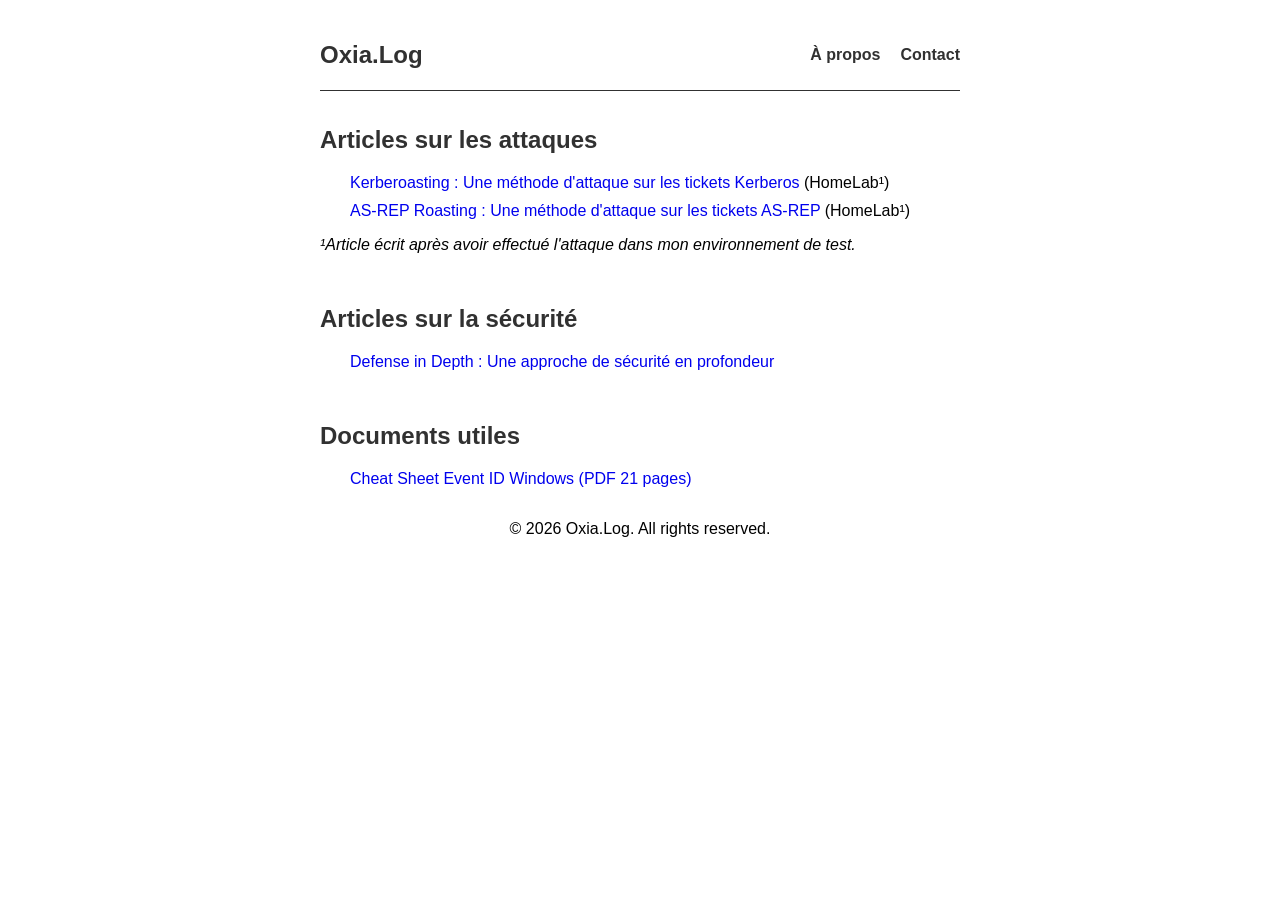
<file: index.html>
<!DOCTYPE html>
<html lang="fr">
<head>
    <meta charset="UTF-8">
    <meta name="viewport" content="width=device-width, initial-scale=1.0">
    <link rel="stylesheet" href="style.css">
    <link rel="stylesheet" href="style_nav.css">
    <title>Oxia.Log</title>
</head>
<body>
    <header>
        <div id="logo"><a href="index.html">Oxia.Log</a></div>
        <nav id="nav-desktop">
            <ul>
                <li><a href="./about.html">À propos</a></li>
                <li><a href="./contact.html">Contact</a></li>
            </ul>
        </nav>
        <button id="hamburger" aria-label="Menu" aria-expanded="false">
            <span></span>
            <span></span>
            <span></span>
        </button>
        <nav id="nav-mobile" aria-hidden="true">
            <ul>
                <li><a href="./about.html">À propos</a></li>
                <li><a href="./contact.html">Contact</a></li>
            </ul>
        </nav>
    </header>
    <div class="conteneur">
        <h2>Articles sur les attaques</h2>

        <div class="article_attack">
            <ul>
                <li><a href="./articles/kerberoasting.html">Kerberoasting : Une méthode d'attaque sur les tickets Kerberos</a> (HomeLab¹)</li>
                <li><a href="./articles/as_rep_roasting.html">AS-REP Roasting : Une méthode d'attaque sur les tickets AS-REP</a> (HomeLab¹)</li>
            </ul>
            <p><i>¹Article écrit après avoir effectué l'attaque dans mon environnement de test.</i></p>
        </div>
    </div>

    <div class="conteneur">
        <h2>Articles sur la sécurité</h2>

        <div class="article_securite">
            <ul>
                <li><a href="./articles/defense_in_depth.html">Defense in Depth : Une approche de sécurité en profondeur</a></li>
            </ul>
        </div>
    </div>
    
    <div class="conteneur">
        <h2>Documents utiles</h2>

        <div class="document_utiles">
            <ul>
                <li><a href="./assets/cheatsheet-eventid.pdf" target="_blank" rel="noopener noreferrer">Cheat Sheet Event ID Windows (PDF 21 pages)</a></li>
            </ul>
        </div>

    </div>

    <footer>
        <p>&copy; 2026 Oxia.Log. All rights reserved.</p>
    </footer>

    <script>
        const btn = document.getElementById('hamburger');
        const menu = document.getElementById('nav-mobile');

        btn.addEventListener('click', () => {
            const isOpen = menu.classList.contains('open');

            if (isOpen) {
                menu.style.opacity = '0';
                setTimeout(() => {
                    menu.classList.remove('open');
                    menu.style.display = 'none';
                }, 250);
            } else {
                menu.classList.add('open');
                menu.style.display = 'block';
                requestAnimationFrame(() => {
                    menu.style.opacity = '1';
                });
            }

            btn.setAttribute('aria-expanded', !isOpen);
            menu.setAttribute('aria-hidden', isOpen);
        });
    </script>
</body>
</html>
</file>
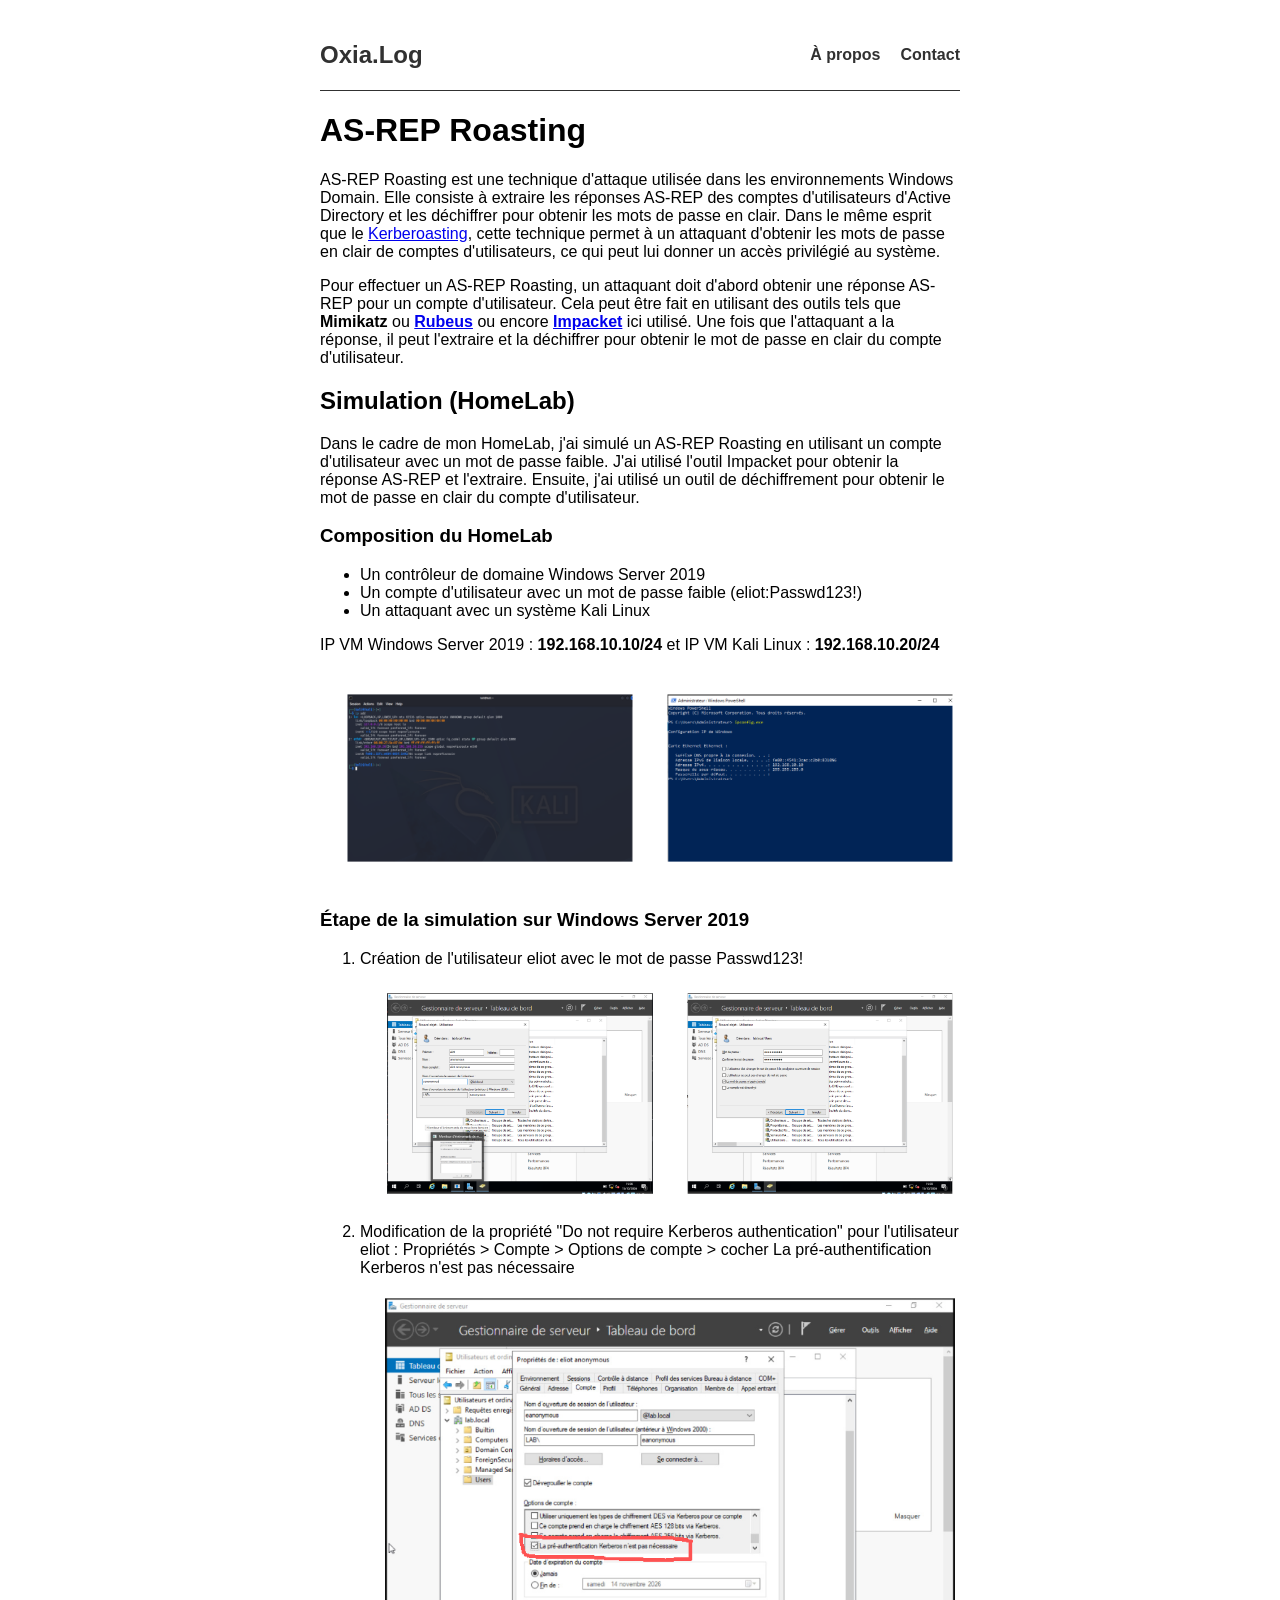
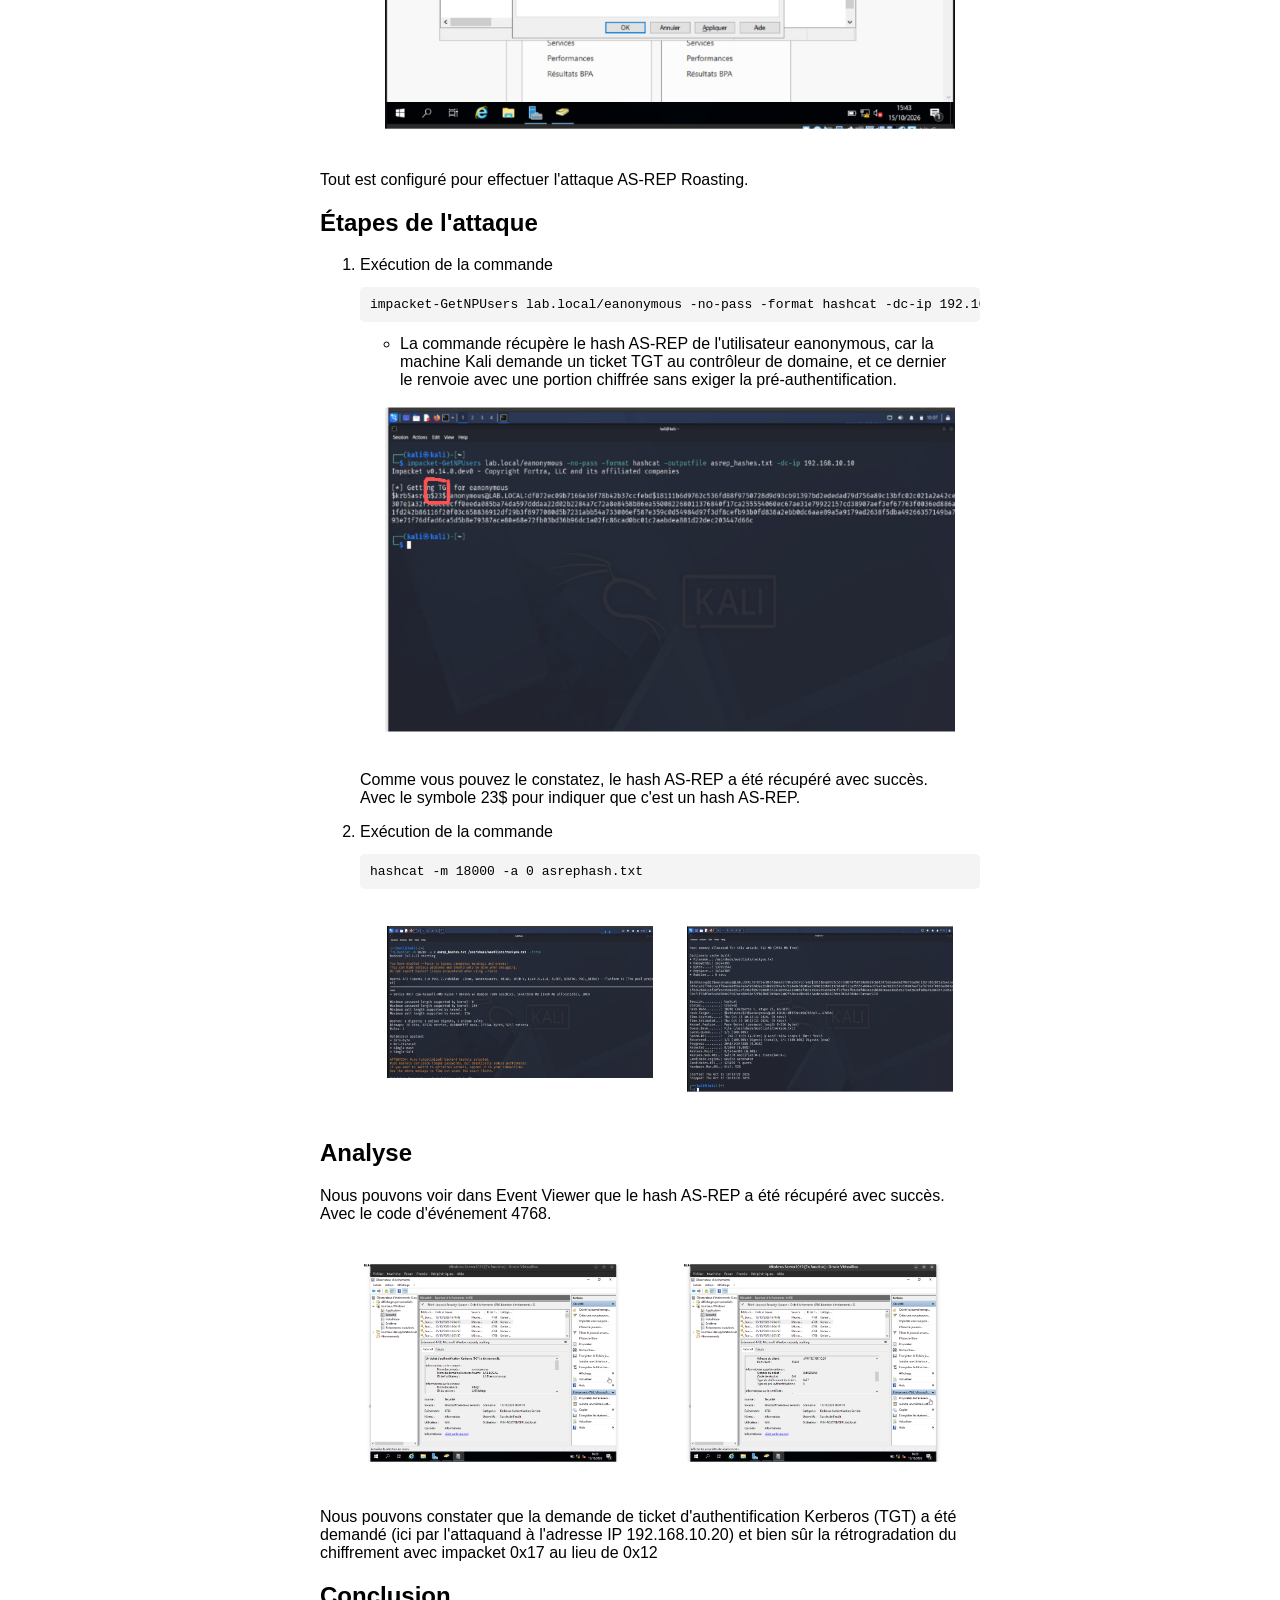
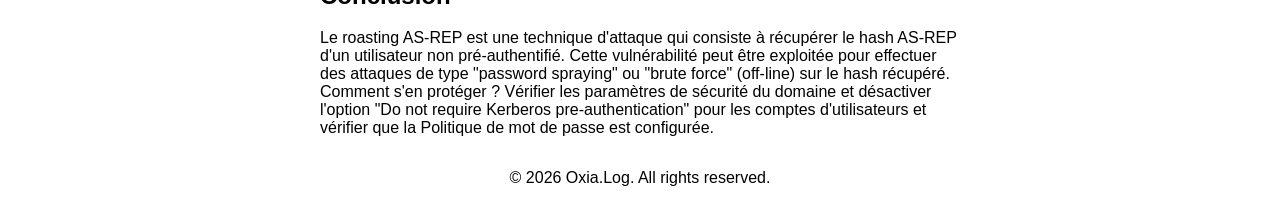
<file: articles/as_rep_roasting.html>
<!DOCTYPE html>
<html lang="en">
<head>
    <meta charset="UTF-8">
    <meta name="viewport" content="width=device-width, initial-scale=1.0">
    <link rel="stylesheet" href="../style_nav.css">
    <link rel="stylesheet" href="../css/stylesArticles.css">
    <title>Oxia.Log - AS-REP Roasting</title>
</head>
<body>
    <header>
        <div id="logo"><a href="../index.html">Oxia.Log</a></div>
        <nav id="nav-desktop">
            <ul>
                <li><a href="../about.html">À propos</a></li>
                <li><a href="../contact.html">Contact</a></li>
            </ul>
        </nav>
        <button id="hamburger" aria-label="Menu" aria-expanded="false">
            <span></span>
            <span></span>
            <span></span>
        </button>
        <nav id="nav-mobile" aria-hidden="true">
            <ul>
                <li><a href="../about.html">À propos</a></li>
                <li><a href="../contact.html">Contact</a></li>
            </ul>
        </nav>
    </header>

    <div class="content">
        <h1>AS-REP Roasting</h1>
        <p>AS-REP Roasting est une technique d'attaque utilisée dans les environnements Windows Domain. Elle consiste à extraire les réponses AS-REP des comptes d'utilisateurs d'Active Directory et les déchiffrer pour obtenir les mots de passe en clair. Dans le même esprit que le <a href="kerberoasting.html">Kerberoasting</a>, cette technique permet à un attaquant d'obtenir les mots de passe en clair de comptes d'utilisateurs, ce qui peut lui donner un accès privilégié au système.</p>
        <p>Pour effectuer un AS-REP Roasting, un attaquant doit d'abord obtenir une réponse AS-REP pour un compte d'utilisateur. Cela peut être fait en utilisant des outils tels que <b>Mimikatz</b> ou <b><a href="https://www.kali.org/tools/rubeus/" target="_blank" rel="noopener noreferrer">Rubeus</a></b> ou encore <b><a href="https://www.kali.org/tools/impacket/" target="_blank" rel="noopener noreferrer">Impacket</a></b> ici utilisé. Une fois que l'attaquant a la réponse, il peut l'extraire et la déchiffrer pour obtenir le mot de passe en clair du compte d'utilisateur.</p>
        <h2>Simulation (HomeLab)</h2>
        <p>Dans le cadre de mon HomeLab, j'ai simulé un AS-REP Roasting en utilisant un compte d'utilisateur avec un mot de passe faible. J'ai utilisé l'outil Impacket pour obtenir la réponse AS-REP et l'extraire. Ensuite, j'ai utilisé un outil de déchiffrement pour obtenir le mot de passe en clair du compte d'utilisateur.</p>
        <h3>Composition du HomeLab</h3>
        <ul>
            <li>Un contrôleur de domaine Windows Server 2019</li>
            <li>Un compte d'utilisateur avec un mot de passe faible (eliot:Passwd123!)</li>
            <li>Un attaquant avec un système Kali Linux</li>
        </ul>
        <p>IP VM Windows Server 2019 : <b>192.168.10.10/24</b> et IP VM Kali Linux : <b>192.168.10.20/24</b></p>
        <div class="imagesIP">
            <a href="../assets/kerberoasting/kali-linux/ip_add_kali_linux.png" target="_blank" rel="noopener noreferrer"><img src="../assets/kerberoasting/kali-linux/ip_add_kali_linux.png" alt="Kali Linux IP Address" style="width: 100%; max-width: 600px;"></a>
            <a href="../assets/kerberoasting/windows-server-2019/windows_server_ipconfig.png" target="_blank" rel="noopener noreferrer"><img src="../assets/kerberoasting/windows-server-2019/windows_server_ipconfig.png" alt="Windows Server 2019 IP Config" style="width: 100%; max-width: 600px;"></a>
        </div>
        <h3>Étape de la simulation sur Windows Server 2019</h3>
        <ol>
            <li>Création de l'utilisateur eliot avec le mot de passe Passwd123!</li>
            <div class="imagesWD">
                <a href="../assets/as_rep_roasting/Windows_server2019/creation_user_eliot_anonymous.png" target="_blank" rel="noopener noreferrer"><img src="../assets/as_rep_roasting/Windows_server2019/creation_user_eliot_anonymous.png" alt="Création Utilisateur eliot" style="width: 100%; max-width: 600px; margin:10px"></a>
                <a href="../assets/as_rep_roasting/Windows_server2019/creation_mdp_eliot.png" target="_blank" rel="noopener noreferrer"><img src="../assets/as_rep_roasting/Windows_server2019/creation_mdp_eliot.png" alt="Création Mot de passe eliot" style="width: 100%; max-width: 600px; margin:10px"></a>
            </div>
            <li>Modification de la propriété "Do not require Kerberos authentication" pour l'utilisateur eliot : Propriétés > Compte > Options de compte > cocher La pré-authentification Kerberos n'est pas nécessaire</li>
            <a href="../assets/as_rep_roasting/Windows_server2019/modification_propriete.png" target="_blank" rel="noopener noreferrer"><img src="../assets/as_rep_roasting/Windows_server2019/modification_propriete.png" alt="Modification Propriété eliot" style="width: 100%; max-width: 600px; margin:10px"></a>
        </ol>
        <p>Tout est configuré pour effectuer l'attaque AS-REP Roasting.</p>
        <h2>Étapes de l'attaque</h2>
        <ol>
            <li>Exécution de la commande <pre><code>impacket-GetNPUsers lab.local/eanonymous -no-pass -format hashcat -dc-ip 192.168.10.10</code></pre></li>
            <ul>
                <li>La commande récupère le hash AS-REP de l'utilisateur eanonymous, car la machine Kali demande un ticket TGT au contrôleur de domaine, et ce dernier le renvoie avec une portion chiffrée sans exiger la pré-authentification.</li>
            </ul>
            <a href="../assets/as_rep_roasting/Kali_linux/command.png" target="_blank" rel="noopener noreferrer"><img src="../assets/as_rep_roasting/Kali_linux/command.png" alt="Commande Kali" style="width: 100%; max-width: 600px; margin:10px"></a>
            <p>Comme vous pouvez le constatez, le hash AS-REP a été récupéré avec succès. Avec le symbole 23$ pour indiquer que c'est un hash AS-REP.</p>
            <li>Exécution de la commande <pre><code>hashcat -m 18000 -a 0 asrephash.txt </code></pre></li>
            <div class="imagesKali">
                <a href="../assets/as_rep_roasting/Kali_linux/dehash.png" target="_blank" rel="noopener noreferrer"><img src="../assets/as_rep_roasting/Kali_linux/dehash.png" alt="Hashcat Kali" style="width: 100%; max-width: 600px; margin:10px"></a>
                <a href="../assets/as_rep_roasting/Kali_linux/dehash2.png" target="_blank" rel="noopener noreferrer"><img src="../assets/as_rep_roasting/Kali_linux/dehash2.png" alt="Hashcat Cracked Kali" style="width: 100%; max-width: 600px; margin:10px"></a>
            </div>
        </ol>
        <h2>Analyse</h2>
        <p>Nous pouvons voir dans Event Viewer que le hash AS-REP a été récupéré avec succès. Avec le code d'événement 4768.</p>
        <div class="imagesWD">
            <a href="../assets/as_rep_roasting/Windows_server2019/log1.png" target="_blank" rel="noopener noreferrer"><img src="../assets/as_rep_roasting/Windows_server2019/log1.png" alt="Event Viewer" style="width: 100%; max-width: 600px; margin:10px"></a>
            <a href="../assets/as_rep_roasting/Windows_server2019/log2.png" target="_blank" rel="noopener noreferrer"><img src="../assets/as_rep_roasting/Windows_server2019/log2.png" alt="Event Viewer" style="width: 100%; max-width: 600px; margin:10px"></a>
        </div>
        <p>Nous pouvons constater que la demande de ticket d'authentification Kerberos (TGT) a été demandé (ici par l'attaquand à l'adresse IP 192.168.10.20) et bien sûr la rétrogradation du chiffrement avec impacket 0x17 au lieu de 0x12</p>
        <h2>Conclusion</h2>
        <p>Le roasting AS-REP est une technique d'attaque qui consiste à récupérer le hash AS-REP d'un utilisateur non pré-authentifié. Cette vulnérabilité peut être exploitée pour effectuer des attaques de type "password spraying" ou "brute force" (off-line) sur le hash récupéré. Comment s'en protéger ? Vérifier les paramètres de sécurité du domaine et désactiver l'option "Do not require Kerberos pre-authentication" pour les comptes d'utilisateurs et vérifier que la Politique de mot de passe est configurée.</p>
    </div>

    <footer>
        <p>&copy; 2026 Oxia.Log. All rights reserved.</p>
    </footer>

    <script>
        const btn = document.getElementById('hamburger');
        const menu = document.getElementById('nav-mobile');

        btn.addEventListener('click', () => {
            const isOpen = menu.classList.contains('open');

            if (isOpen) {
                menu.style.opacity = '0';
                setTimeout(() => {
                    menu.classList.remove('open');
                    menu.style.display = 'none';
                }, 250);
            } else {
                menu.classList.add('open');
                menu.style.display = 'block';
                requestAnimationFrame(() => {
                    menu.style.opacity = '1';
                });
            }

            btn.setAttribute('aria-expanded', !isOpen);
            menu.setAttribute('aria-hidden', isOpen);
        });
    </script>    
</body>
</html>
</file>
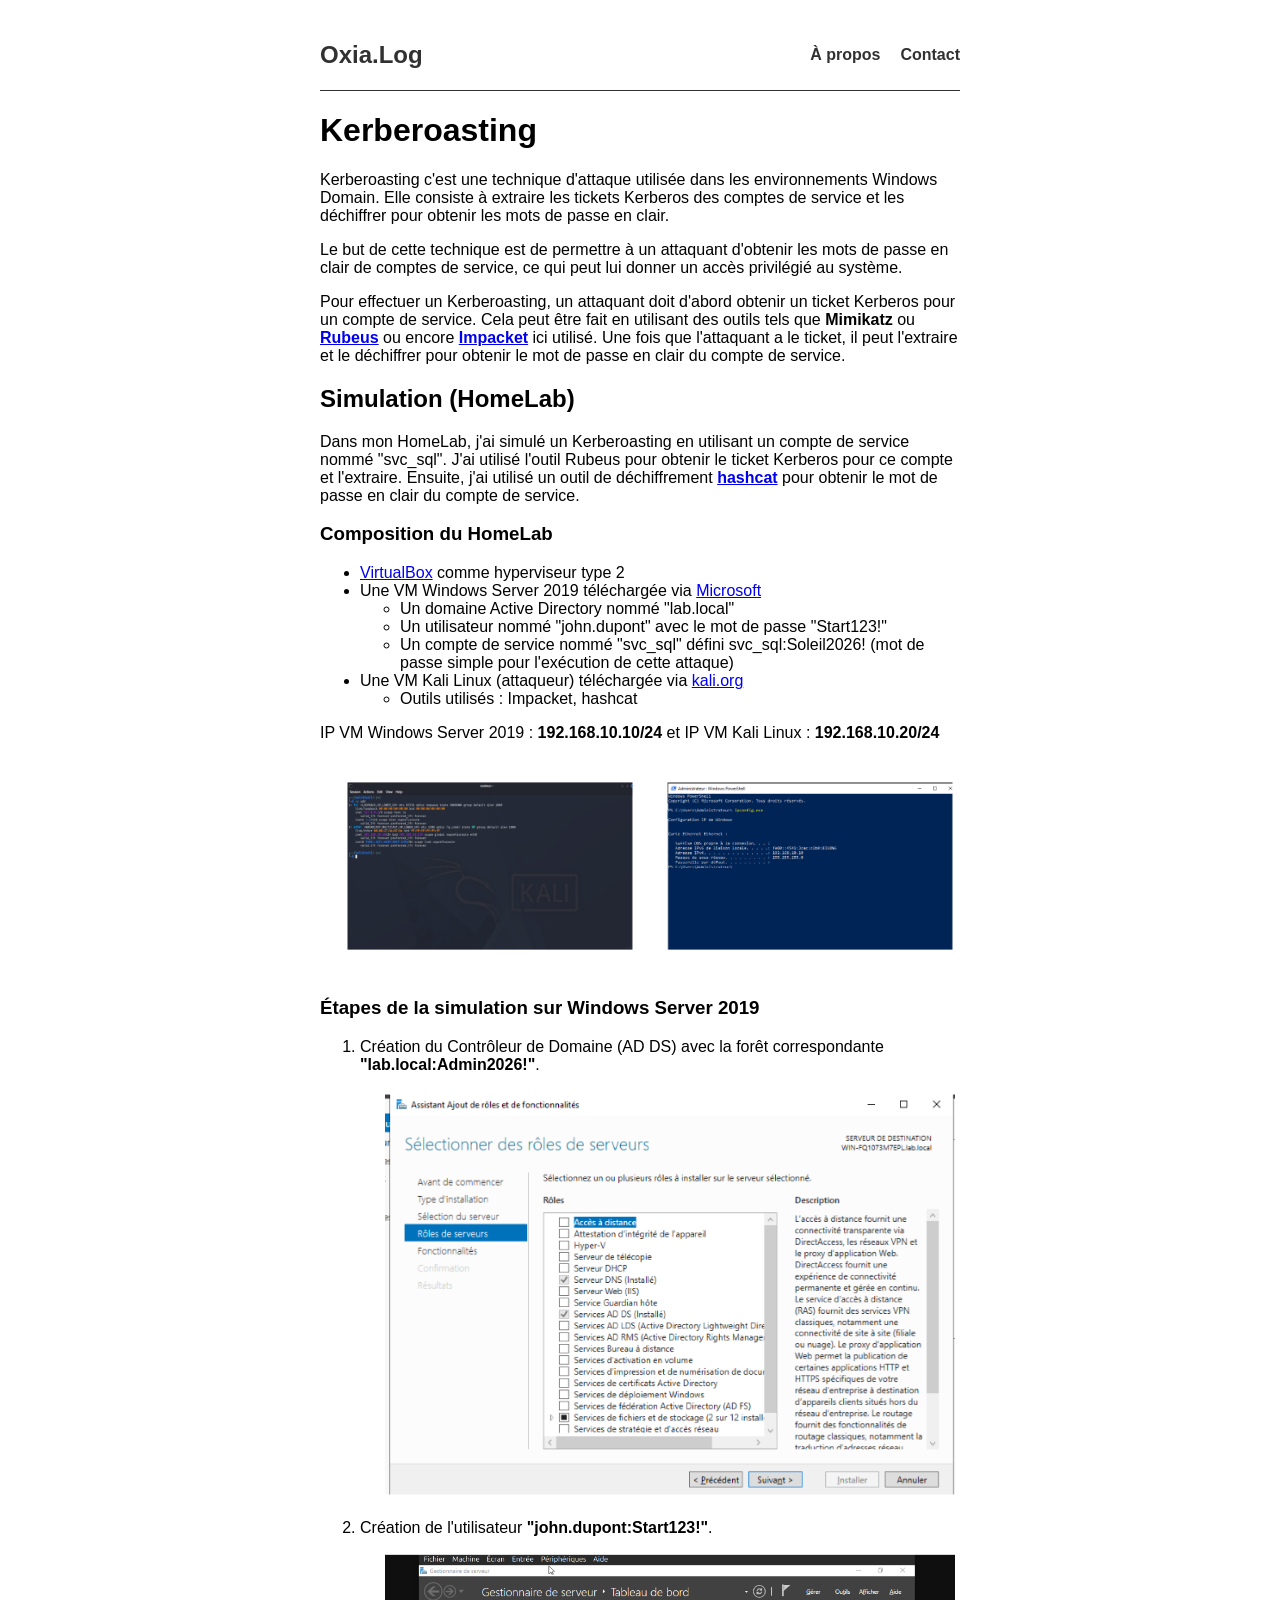
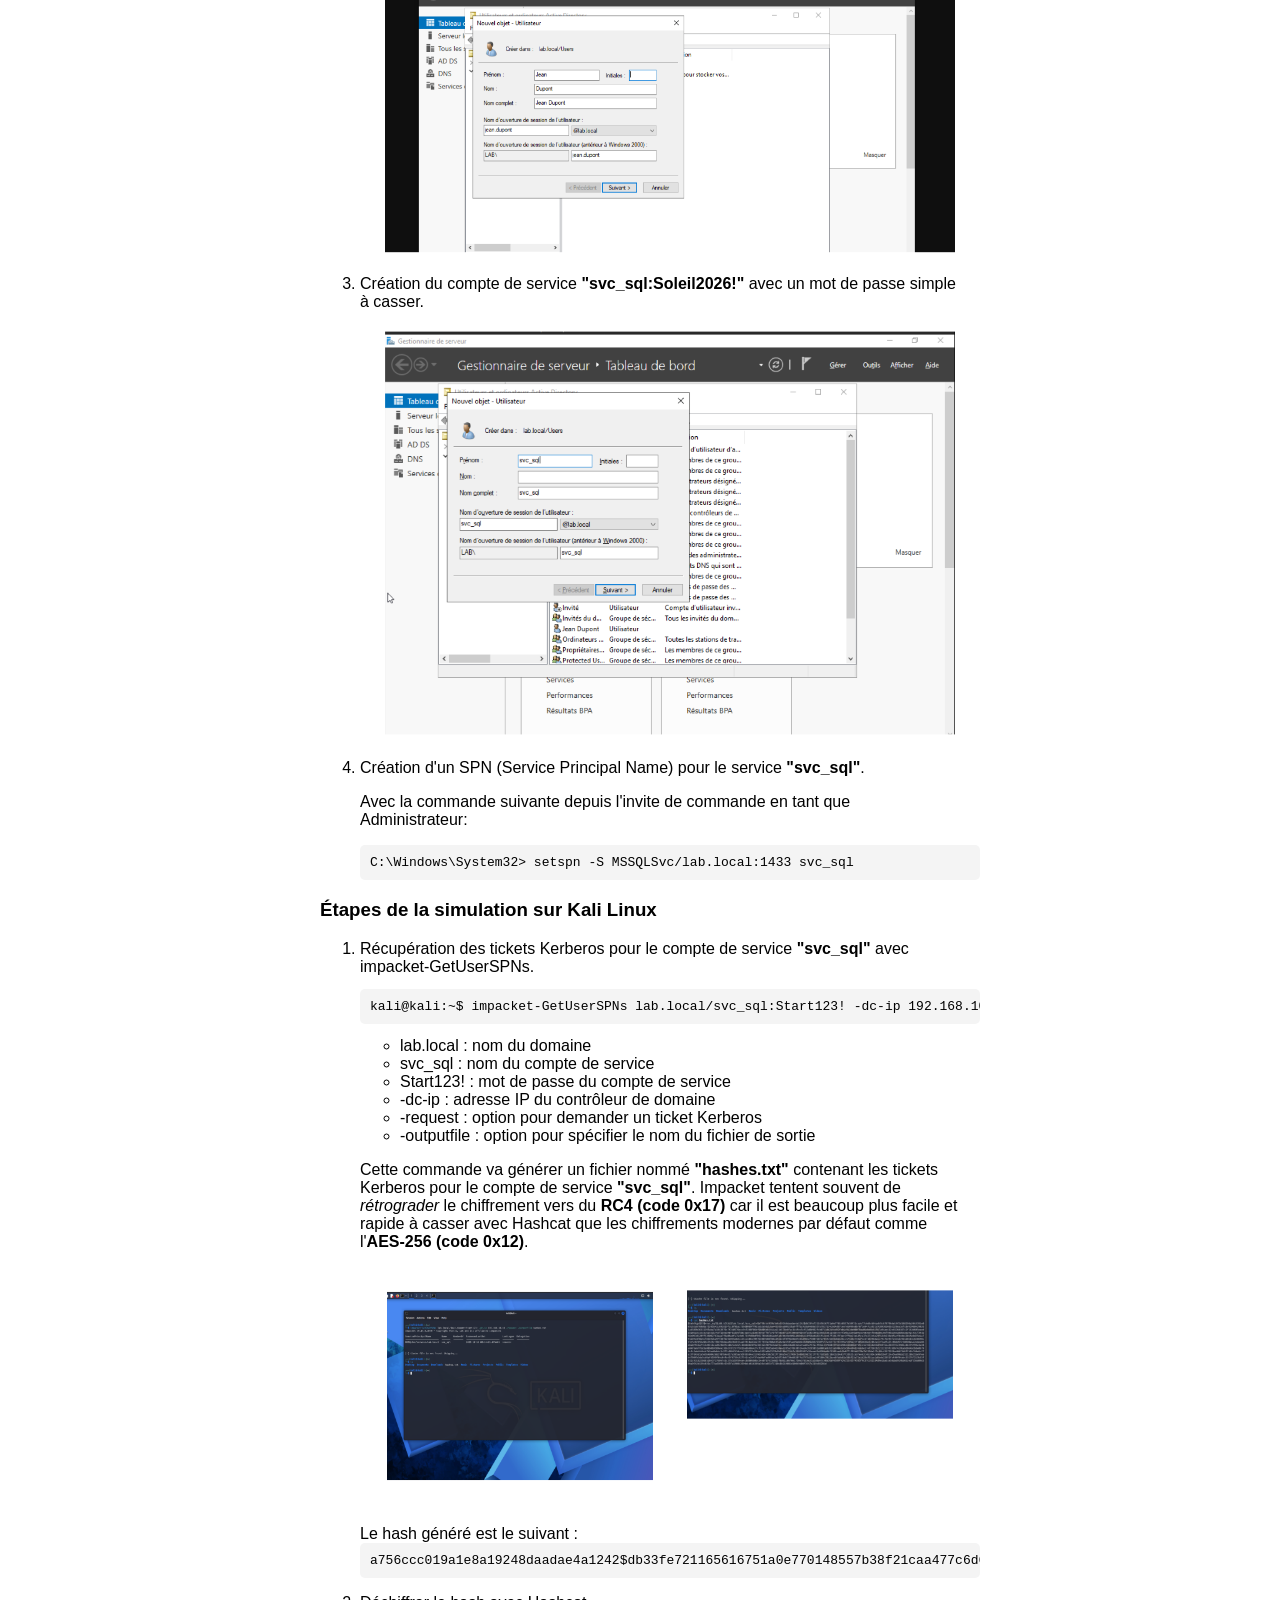
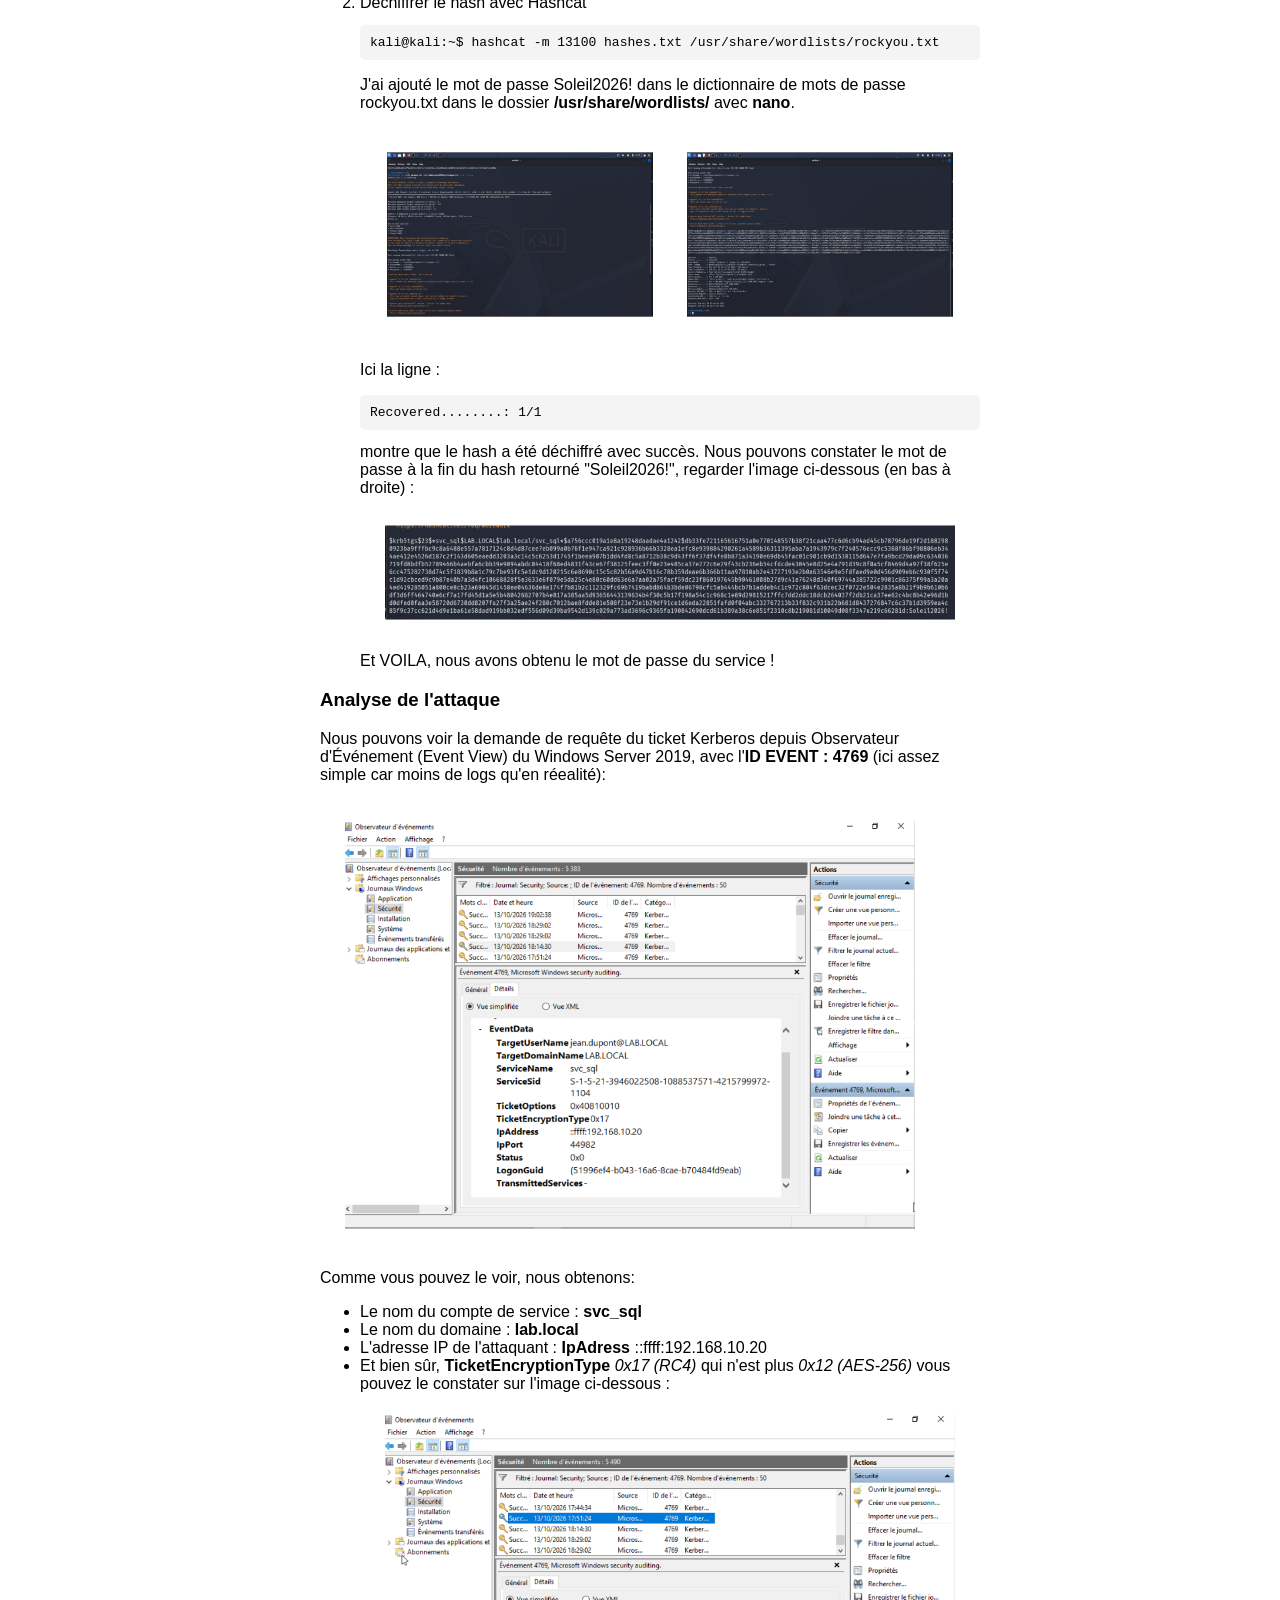
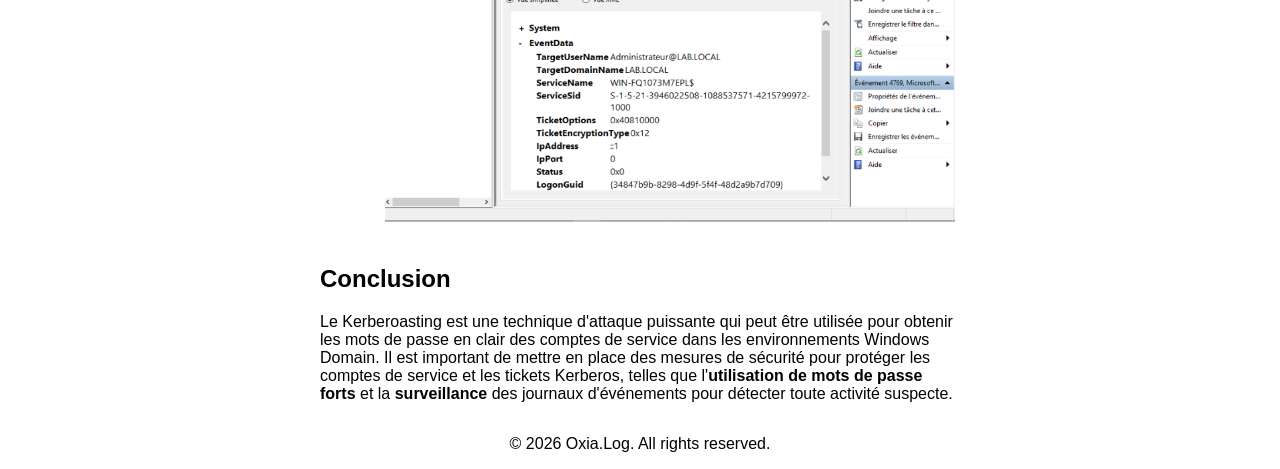
<file: articles/kerberoasting.html>
<!DOCTYPE html>
<html lang="en">
<head>
    <meta charset="UTF-8">
    <meta name="viewport" content="width=device-width, initial-scale=1.0">
    <link rel="stylesheet" href="../style_nav.css">
    <link rel="stylesheet" href="../css/stylesArticles.css">
    <title>Oxia.Log Kerberoastng</title>
</head>
<body>
    <header>
        <div id="logo"><a href="../index.html">Oxia.Log</a></div>
        <nav id="nav-desktop">
            <ul>
                <li><a href="../about.html">À propos</a></li>
                <li><a href="../contact.html">Contact</a></li>
            </ul>
        </nav>
        <button id="hamburger" aria-label="Menu" aria-expanded="false">
            <span></span>
            <span></span>
            <span></span>
        </button>
        <nav id="nav-mobile" aria-hidden="true">
            <ul>
                <li><a href="../about.html">À propos</a></li>
                <li><a href="../contact.html">Contact</a></li>
            </ul>
        </nav>
    </header>

    <div class="content">
        <h1>Kerberoasting</h1>
        <p>Kerberoasting c'est une technique d'attaque utilisée dans les environnements Windows Domain. Elle consiste à extraire les tickets Kerberos des comptes de service et les déchiffrer pour obtenir les mots de passe en clair.</p>
        <p>Le but de cette technique est de permettre à un attaquant d'obtenir les mots de passe en clair de comptes de service, ce qui peut lui donner un accès privilégié au système.</p>
        <p>Pour effectuer un Kerberoasting, un attaquant doit d'abord obtenir un ticket Kerberos pour un compte de service. Cela peut être fait en utilisant des outils tels que <b>Mimikatz</b> ou <b><a href="https://www.kali.org/tools/rubeus/" target="_blank" rel="noopener noreferrer">Rubeus</a></b> ou encore <b><a href="https://www.kali.org/tools/impacket/" target="_blank" rel="noopener noreferrer">Impacket</a></b> ici utilisé. Une fois que l'attaquant a le ticket, il peut l'extraire et le déchiffrer pour obtenir le mot de passe en clair du
        compte de service.</p>
        <h2>Simulation (HomeLab)</h2>
        <p>Dans mon HomeLab, j'ai simulé un Kerberoasting en utilisant un compte de service nommé "svc_sql". J'ai utilisé l'outil Rubeus pour obtenir le ticket Kerberos pour ce compte et l'extraire. Ensuite, j'ai utilisé un outil de déchiffrement <b><a href="https://www.kali.org/tools/hashcat/" target="_blank" rel="noopener noreferrer">hashcat</a></b> pour obtenir le mot de passe en clair du compte de service.</p>
        <h3>Composition du HomeLab</h3>
        <ul>
            <li><a href="https://www.virtualbox.org/" target="_blank" rel="noopener noreferrer">VirtualBox</a> comme hyperviseur type 2</li>
            <li>Une VM Windows Server 2019 téléchargée via <a href="https://www.microsoft.com/fr-fr/evalcenter" target="_blank" rel="noopener noreferrer">Microsoft</a></li>
                <ul>
                    <li>Un domaine Active Directory nommé "lab.local"</li>
                    <li>Un utilisateur nommé "john.dupont" avec le mot de passe "Start123!"</li>
                    <li>Un compte de service nommé "svc_sql" défini svc_sql:Soleil2026! (mot de passe simple pour l'exécution de cette attaque)</li>
                </ul>
            <li>Une VM Kali Linux (attaqueur) téléchargée via <a href="https://www.kali.org/" target="_blank" rel="noopener noreferrer">kali.org</a></li>
                <ul>
                    <li>Outils utilisés : Impacket, hashcat</li>
                </ul>
        </ul>
        <p>IP VM Windows Server 2019 : <b>192.168.10.10/24</b> et IP VM Kali Linux : <b>192.168.10.20/24</b></p>
        <div class="imagesIP">
            <a href="../assets/kerberoasting/kali-linux/ip_add_kali_linux.png" target="_blank" rel="noopener noreferrer"><img src="../assets/kerberoasting/kali-linux/ip_add_kali_linux.png" alt="Kali Linux IP Address" style="width: 100%; max-width: 600px;"></a>
            <a href="../assets/kerberoasting/windows-server-2019/windows_server_ipconfig.png" target="_blank" rel="noopener noreferrer"><img src="../assets/kerberoasting/windows-server-2019/windows_server_ipconfig.png" alt="Windows Server 2019 IP Config" style="width: 100%; max-width: 600px;"></a>
        </div>
        <h3>Étapes de la simulation sur Windows Server 2019</h3>
        <ol>
            <li>Création du Contrôleur de Domaine (AD DS) avec la forêt correspondante <b>"lab.local:Admin2026!"</b>.</li>
            <a href="../assets/kerberoasting/windows-server-2019/creation_ad_ds.png" target="_blank" rel="noopener noreferrer"><img src="../assets/kerberoasting/windows-server-2019/creation_ad_ds.png" alt="Création AD DS" style="width: 100%; max-width: 600px; margin:10px"></a>
            <li>Création de l'utilisateur <b>"john.dupont:Start123!"</b>.</li>
            <a href="../assets/kerberoasting/windows-server-2019/creation_jean_dupont.png" target="_blank" rel="noopener noreferrer"><img src="../assets/kerberoasting/windows-server-2019/creation_jean_dupont.png" alt="Création Utilisateur Jean Dupont" style="width: 100%; max-width: 600px; margin:10px"></a>
            <li>Création du compte de service <b>"svc_sql:Soleil2026!"</b> avec un mot de passe simple à casser.</li>
            <a href="../assets/kerberoasting/windows-server-2019/creation_svc_sql.png" target="_blank" rel="noopener noreferrer"><img src="../assets/kerberoasting/windows-server-2019/creation_svc_sql.png" alt="Création Compte de Service svc_sql" style="width: 100%; max-width: 600px; margin:10px"></a>
            <li>Création d'un SPN (Service Principal Name) pour le service <b>"svc_sql"</b>.</li>
            <p>Avec la commande suivante depuis l'invite de commande en tant que Administrateur:</p>
            <pre><code>C:\Windows\System32> setspn -S MSSQLSvc/lab.local:1433 svc_sql</code></pre>
        </ol>
        <h3>Étapes de la simulation sur Kali Linux</h3>
        <ol>
            <li>Récupération des tickets Kerberos pour le compte de service <b>"svc_sql"</b> avec impacket-GetUserSPNs.</li>
            <pre><code>kali@kali:~$ impacket-GetUserSPNs lab.local/svc_sql:Start123! -dc-ip 192.168.10.10 -request -outputfile hashes.txt</code></pre>
            <ul>
                <li>lab.local : nom du domaine</li>
                <li>svc_sql : nom du compte de service</li>
                <li>Start123! : mot de passe du compte de service</li>
                <li>-dc-ip : adresse IP du contrôleur de domaine</li>
                <li>-request : option pour demander un ticket Kerberos</li>
                <li>-outputfile : option pour spécifier le nom du fichier de sortie</li>
            </ul>
            <p>Cette commande va générer un fichier nommé <b>"hashes.txt"</b> contenant les tickets Kerberos pour le compte de service <b>"svc_sql"</b>. Impacket tentent souvent de <i>rétrograder</i> le chiffrement vers du <b>RC4 (code 0x17)</b> car il est beaucoup plus facile et rapide à casser avec Hashcat que les chiffrements modernes par défaut comme l'<b>AES-256 (code 0x12)</b>.</p>
            <div class="imagesKali">
                <a href="../assets/kerberoasting/kali-linux/kali_linux_command_recuperation_ticket.png" target="_blank" rel="noopener noreferrer"><img src="../assets/kerberoasting/kali-linux/kali_linux_command_recuperation_ticket.png" alt="Impacket GetUserSPNs" style="width: 100%; max-width: 600px; margin:10px"></a>
                <a href="../assets/kerberoasting/kali-linux/hash.png" target="_blank" rel="noopener noreferrer"><img src="../assets/kerberoasting/kali-linux/hash.png" alt="hashes.txt" style="width: 100%; max-width: 600px; margin:10px"></a>
            </div>
            <p>Le hash généré est le suivant : <code>a756ccc019a1e8a19248daadae4a1242$[base64]</code></p>
            <li>Déchiffrer le hash avec Hashcat</li>
            <pre><code>kali@kali:~$ hashcat -m 13100 hashes.txt /usr/share/wordlists/rockyou.txt</code></pre>
            <p>J'ai ajouté le mot de passe Soleil2026! dans le dictionnaire de mots de passe rockyou.txt dans le dossier <b>/usr/share/wordlists/</b> avec <b>nano</b>.</p>
            <div class="imagesKali">
                <a href="../assets/kerberoasting/kali-linux/hashcat1.png" target="_blank" rel="noopener noreferrer"><img src="../assets/kerberoasting/kali-linux/hashcat1.png" alt="Hashcat_Screen" style="width: 100%; max-width: 600px; margin:10px"></a>
                <a href="../assets/kerberoasting/kali-linux/hashcat2.png" target="_blank" rel="noopener noreferrer"><img src="../assets/kerberoasting/kali-linux/hashcat2.png" alt="Hashcat_Screen" style="width: 100%; max-width: 600px; margin:10px"></a>
            </div>
            <p>Ici la ligne : <pre><code>Recovered........: 1/1</code></pre> montre que le hash a été déchiffré avec succès. Nous pouvons constater le mot de passe à la fin du hash retourné "Soleil2026!", regarder l'image ci-dessous (en bas à droite) :</p>
            <a href="../assets/kerberoasting/kali-linux/hash_decrypte.png" target="_blank" rel="noopener noreferrer"><img src="../assets/kerberoasting/kali-linux/hash_decrypte.png" alt="Hash déchiffré" style="width: 100%; max-width: 600px; margin:10px"></a>
            <p>Et VOILA, nous avons obtenu le mot de passe du service !</p>
        </ol>
        <h3>Analyse de l'attaque</h3>
        <p>Nous pouvons voir la demande de requête du ticket Kerberos depuis Observateur d'Événement (Event View) du Windows Server 2019, avec l'<b>ID EVENT : 4769</b> (ici assez simple car moins de logs qu'en réealité):</p>
        <a href="../assets/kerberoasting/windows-server-2019/log_event_view.png" target="_blank" rel="noopener noreferrer"><img src="../assets/kerberoasting/windows-server-2019/log_event_view.png" alt="Log Event View" style="width: 100%; max-width: 600px; margin:10px"></a>
        <p>Comme vous pouvez le voir, nous obtenons:</p>
        <ul>
            <li>Le nom du compte de service : <b>svc_sql</b></li>
            <li>Le nom du domaine : <b>lab.local</b></li>
            <li>L'adresse IP de l'attaquant : <b>IpAdress</b> ::ffff:192.168.10.20</b></li>
            <li>Et bien sûr, <b>TicketEncryptionType</b> <i>0x17 (RC4)</i> qui n'est plus <i>0x12 (AES-256)</i> vous pouvez le constater sur l'image ci-dessous :</li>
            <a href="../assets/kerberoasting/windows-server-2019/log_autre_ticket.png" target="_blank" rel="noopener noreferrer"><img src="../assets/kerberoasting/windows-server-2019/log_autre_ticket.png" alt="Log Autre Ticket" style="width: 100%; max-width: 600px; margin:10px"></a>
        </ul>
        <h2>Conclusion</h2>
        <p>Le Kerberoasting est une technique d'attaque puissante qui peut être utilisée pour obtenir les mots de passe en clair des comptes de service dans les environnements Windows Domain. Il est important de mettre en place des mesures de sécurité pour protéger les comptes de service et les tickets Kerberos, telles que l'<b>utilisation de mots de passe forts</b> et la <b>surveillance</b> des journaux d'événements pour détecter toute activité suspecte.</p>
    </div>
    <footer>
        <p>&copy; 2026 Oxia.Log. All rights reserved.</p>
    </footer>
    <script>
        const btn = document.getElementById('hamburger');
        const menu = document.getElementById('nav-mobile');

        btn.addEventListener('click', () => {
            const isOpen = menu.classList.contains('open');

            if (isOpen) {
                menu.style.opacity = '0';
                setTimeout(() => {
                    menu.classList.remove('open');
                    menu.style.display = 'none';
                }, 250);
            } else {
                menu.classList.add('open');
                menu.style.display = 'block';
                requestAnimationFrame(() => {
                    menu.style.opacity = '1';
                });
            }

            btn.setAttribute('aria-expanded', !isOpen);
            menu.setAttribute('aria-hidden', isOpen);
        });
    </script>    
</body>
</html>
</file>
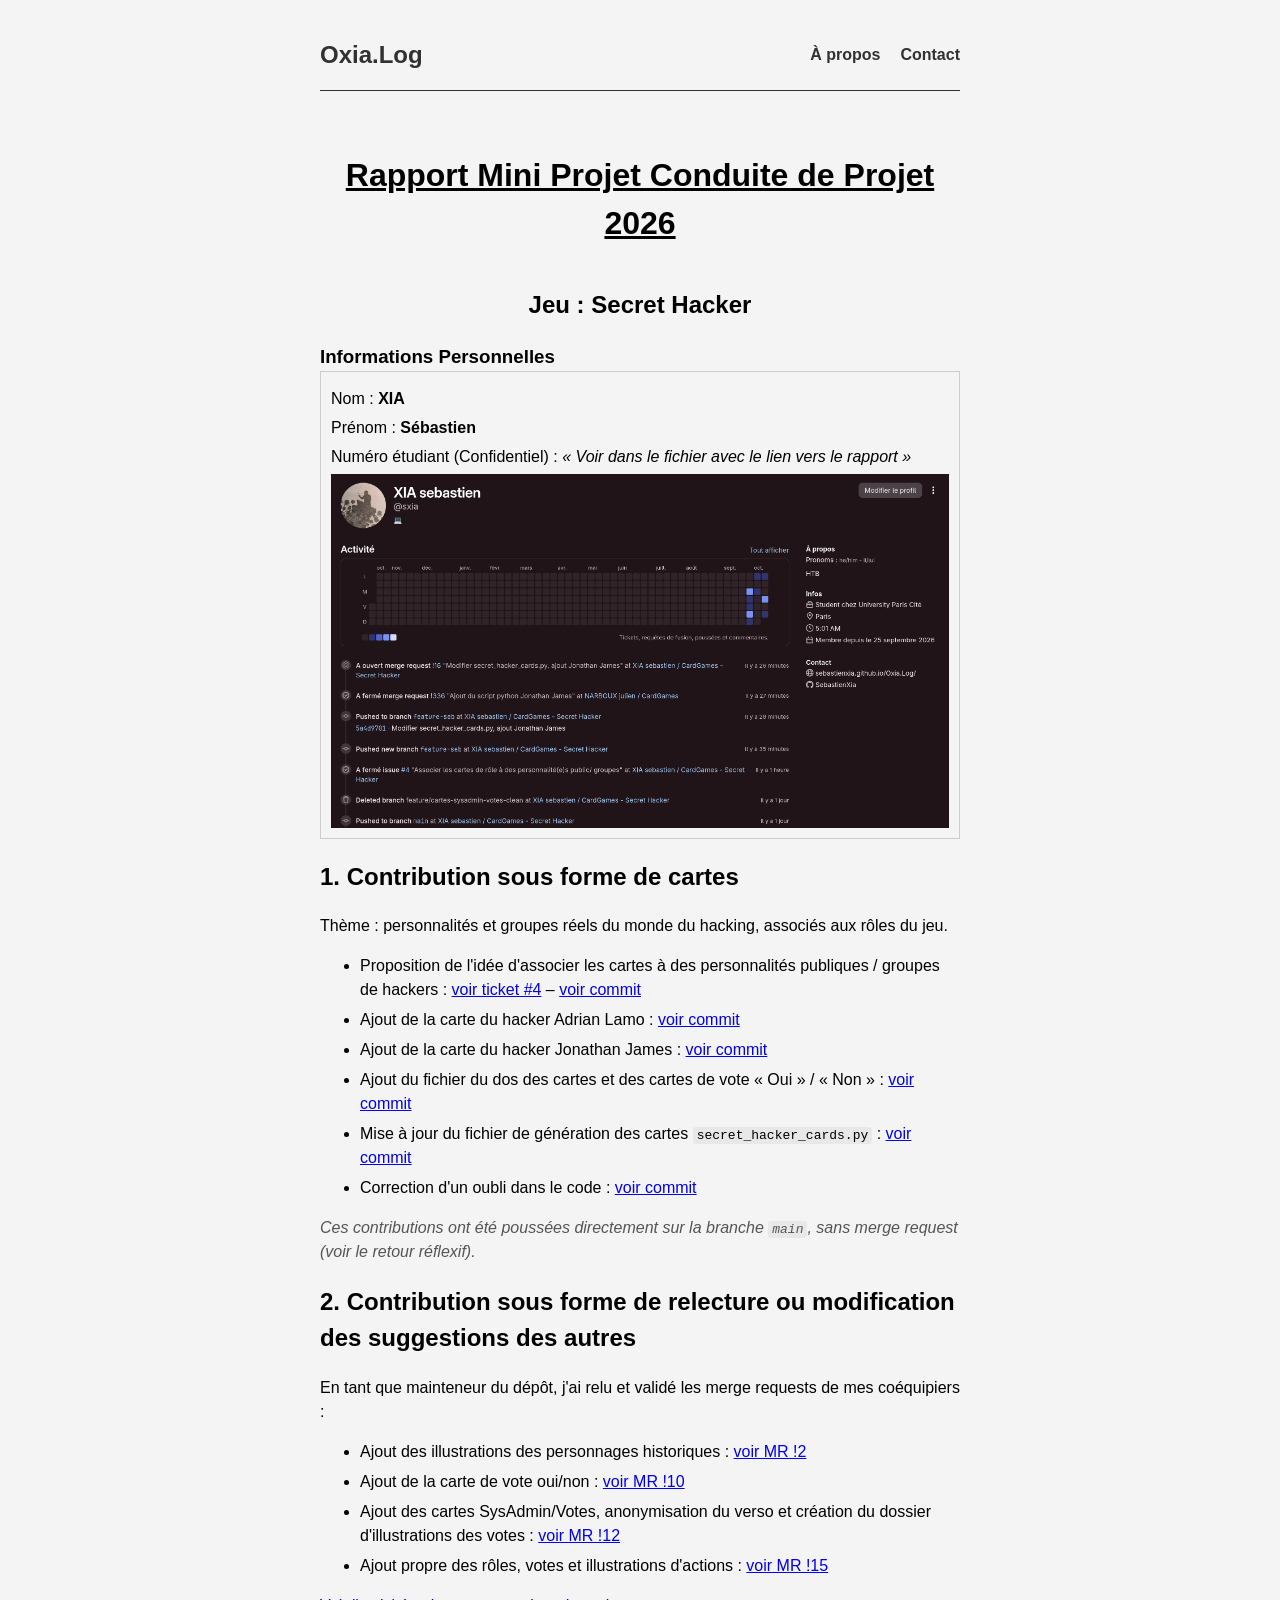
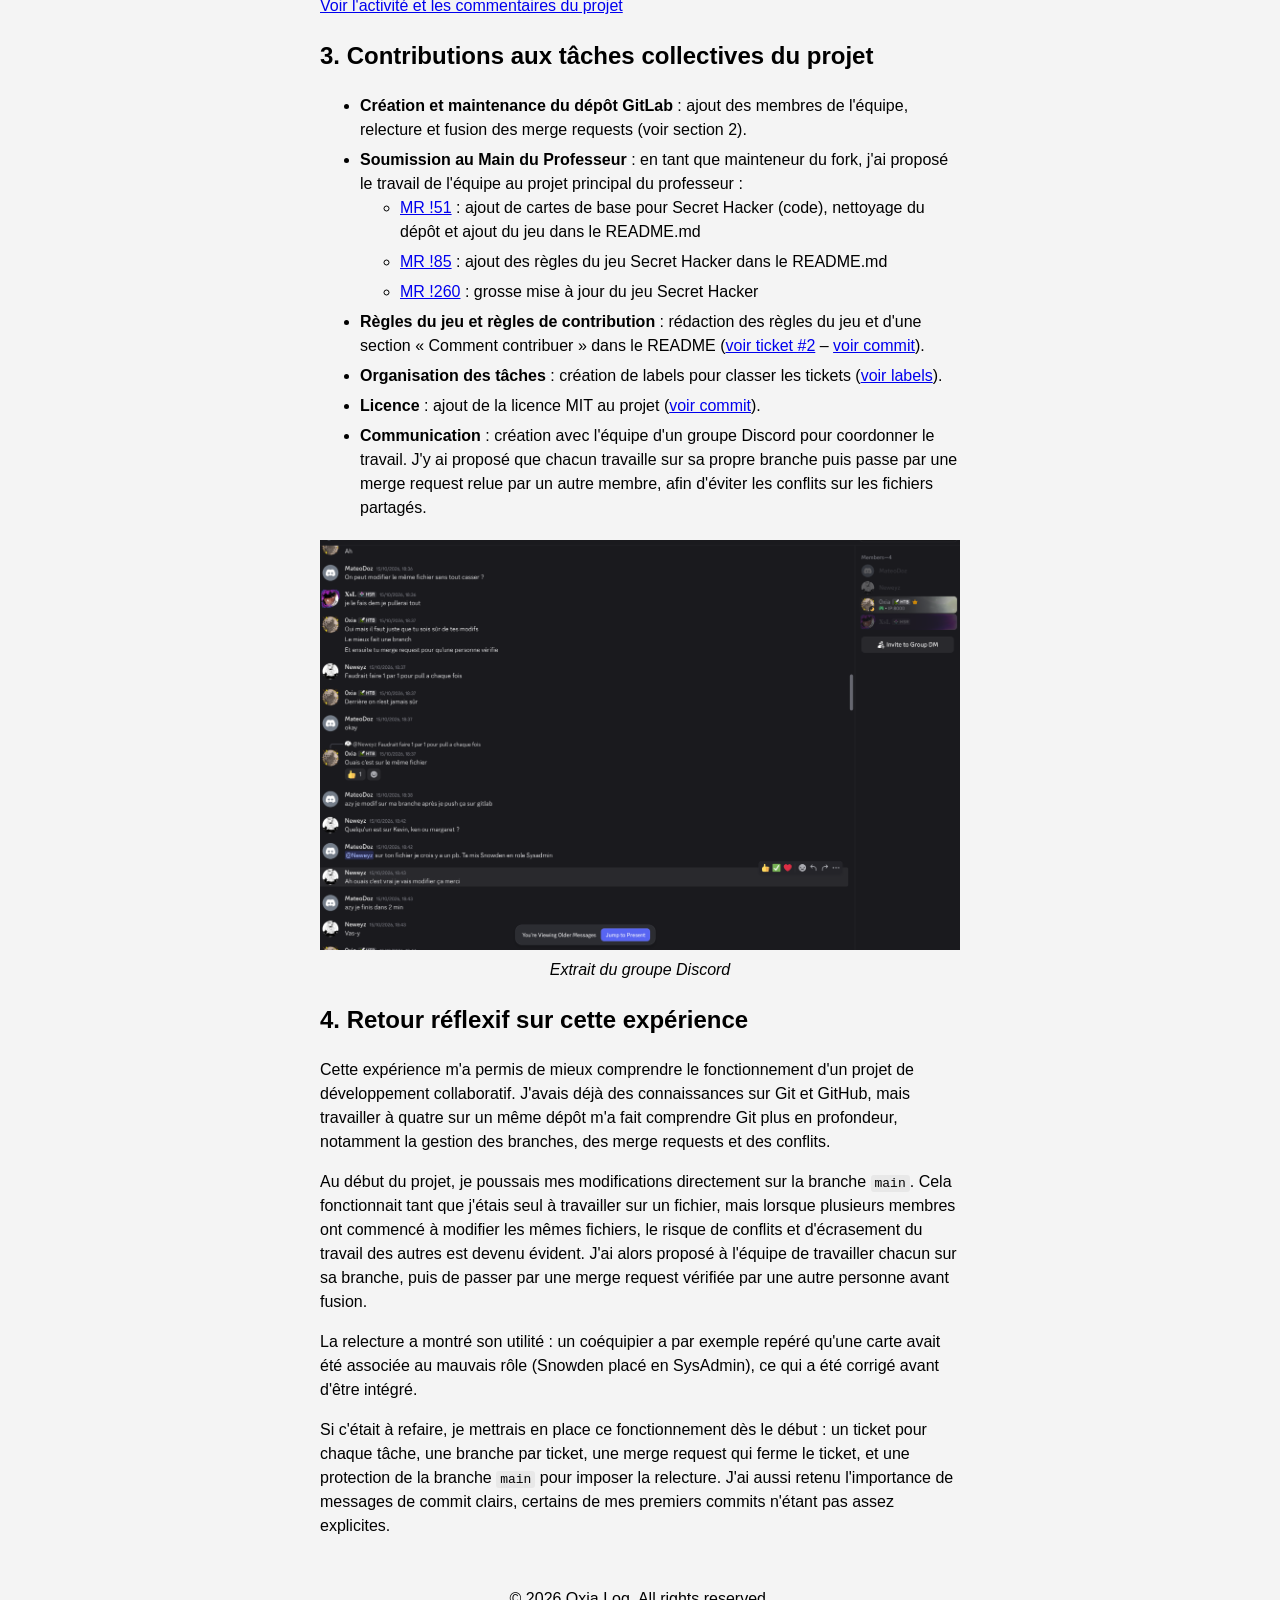
<file: autres/rapportMiniProjet.html>
<!DOCTYPE html>
<html lang="fr">
<head>
    <meta charset="UTF-8">
    <meta name="viewport" content="width=device-width, initial-scale=1.0">
    <link rel="stylesheet" href="../style_nav.css">
    <link rel="stylesheet" href="rapportMiniProjet.css">
    <title>Oxia.Log - Rapport Conduite de Projet</title>
</head>
<body>
    <header>
        <div id="logo"><a href="../index.html">Oxia.Log</a></div>
        <nav id="nav-desktop">
            <ul>
                <li><a href="../about.html">À propos</a></li>
                <li><a href="../contact.html">Contact</a></li>
            </ul>
        </nav>
        <button id="hamburger" aria-label="Menu" aria-expanded="false">
            <span></span>
            <span></span>
            <span></span>
        </button>
        <nav id="nav-mobile" aria-hidden="true">
            <ul>
                <li><a href="../about.html">À propos</a></li>
                <li><a href="../contact.html">Contact</a></li>
            </ul>
        </nav>
    </header>

    <main>
        <h1>Rapport Mini Projet Conduite de Projet 2026</h1>
        <h2>Jeu : Secret Hacker</h2>
        <h3 id="haut_info">Informations Personnelles</h3>
        <div class="info">
            <p>Nom : <b>XIA</b></p>
            <p>Prénom : <b>Sébastien</b></p>
            <p>Numéro étudiant (Confidentiel) : <i>« Voir dans le fichier avec le lien vers le rapport »</i></p>
            <img src="./img/profile.png" alt="profile_GitLab">
        </div>

        <!-- ===================== SECTION 1 ===================== -->
        <h2>1. Contribution sous forme de cartes</h2>
        <p>Thème : personnalités et groupes réels du monde du hacking, associés aux rôles du jeu.</p>
        <ul>
            <li>Proposition de l'idée d'associer les cartes à des personnalités publiques / groupes de hackers :
                <a href="https://moule.informatique.univ-paris-diderot.fr/sxia/card-games-secret-hacker/-/work_items/4" target="_blank">voir ticket #4</a>
                – <a href="https://moule.informatique.univ-paris-diderot.fr/sxia/card-games-secret-hacker/-/commit/4f65323fabf37e3b36960fb9ef07811ba0fed293" target="_blank">voir commit</a></li>
            <li>Ajout de la carte du hacker Adrian Lamo :
                <a href="https://moule.informatique.univ-paris-diderot.fr/sxia/card-games-secret-hacker/-/commit/77bbb12c9487b92dc164313bf1ffc55df316c6a9" target="_blank">voir commit</a></li>
            <li>Ajout de la carte du hacker Jonathan James :
                <a href="https://moule.informatique.univ-paris-diderot.fr/sxia/card-games-secret-hacker/-/commit/9467263d900a261afd611e92df9b19ab396dd48b" target="_blank">voir commit</a></li>
            <li>Ajout du fichier du dos des cartes et des cartes de vote « Oui » / « Non » :
                <a href="https://moule.informatique.univ-paris-diderot.fr/sxia/card-games-secret-hacker/-/commit/c1e6ce2d6137df15f025528e31e71133aead1640" target="_blank">voir commit</a></li>
            <li>Mise à jour du fichier de génération des cartes <code>secret_hacker_cards.py</code> :
                <a href="https://moule.informatique.univ-paris-diderot.fr/sxia/card-games-secret-hacker/-/commit/3dadcd51dd4f1f402e77c203c4535660d4bcce26" target="_blank">voir commit</a></li>
            <li>Correction d'un oubli dans le code :
                <a href="https://moule.informatique.univ-paris-diderot.fr/sxia/card-games-secret-hacker/-/commit/a5dd0b9ba7c69fd1378b88be4c2796c2d376374f" target="_blank">voir commit</a></li>
        </ul>
        <p class="note">Ces contributions ont été poussées directement sur la branche <code>main</code>, sans merge request (voir le retour réflexif).</p>

        <!-- ===================== SECTION 2 ===================== -->
        <h2>2. Contribution sous forme de relecture ou modification des suggestions des autres</h2>
        <p>En tant que mainteneur du dépôt, j'ai relu et validé les merge requests de mes coéquipiers :</p>
        <ul>
            <li>Ajout des illustrations des personnages historiques :
                <a href="https://moule.informatique.univ-paris-diderot.fr/sxia/card-games-secret-hacker/-/merge_requests/2" target="_blank">voir MR !2</a></li>
            <li>Ajout de la carte de vote oui/non :
                <a href="https://moule.informatique.univ-paris-diderot.fr/sxia/card-games-secret-hacker/-/merge_requests/10" target="_blank">voir MR !10</a></li>
            <li>Ajout des cartes SysAdmin/Votes, anonymisation du verso et création du dossier d'illustrations des votes :
                <a href="https://moule.informatique.univ-paris-diderot.fr/sxia/card-games-secret-hacker/-/merge_requests/12" target="_blank">voir MR !12</a></li>
            <li>Ajout propre des rôles, votes et illustrations d'actions :
                <a href="https://moule.informatique.univ-paris-diderot.fr/sxia/card-games-secret-hacker/-/merge_requests/15" target="_blank">voir MR !15</a></li>
        </ul>
        <p><a href="https://moule.informatique.univ-paris-diderot.fr/sxia/card-games-secret-hacker/activity" target="_blank">Voir l'activité et les commentaires du projet</a></p>

        <!-- ===================== SECTION 3 ===================== -->
        <h2>3. Contributions aux tâches collectives du projet</h2>
        <ul>
            <li><b>Création et maintenance du dépôt GitLab</b> : ajout des membres de l'équipe, relecture et fusion des merge requests (voir section 2).</li>
            <li><b>Soumission au Main du Professeur</b> : en tant que mainteneur du fork, j'ai proposé le travail de l'équipe au projet principal du professeur :
                <ul>
                    <li><a href="https://moule.informatique.univ-paris-diderot.fr/jnarboux/cardgames/-/merge_requests/51" target="_blank">MR !51</a> : ajout de cartes de base pour Secret Hacker (code), nettoyage du dépôt et ajout du jeu dans le README.md</li>
                    <li><a href="https://moule.informatique.univ-paris-diderot.fr/jnarboux/cardgames/-/merge_requests/85" target="_blank">MR !85</a> : ajout des règles du jeu Secret Hacker dans le README.md</li>
                    <li><a href="https://moule.informatique.univ-paris-diderot.fr/jnarboux/cardgames/-/merge_requests/260" target="_blank">MR !260</a> : grosse mise à jour du jeu Secret Hacker</li>
                </ul>
            </li>
            <li><b>Règles du jeu et règles de contribution</b> : rédaction des règles du jeu et d'une section « Comment contribuer » dans le README
                (<a href="https://moule.informatique.univ-paris-diderot.fr/sxia/card-games-secret-hacker/-/work_items/2" target="_blank">voir ticket #2</a>
                – <a href="https://moule.informatique.univ-paris-diderot.fr/sxia/card-games-secret-hacker/-/commit/38ad531c70cad98ad2f0182d6da15f54e32fff2a" target="_blank">voir commit</a>).</li>
            <li><b>Organisation des tâches</b> : création de labels pour classer les tickets
                (<a href="https://moule.informatique.univ-paris-diderot.fr/sxia/card-games-secret-hacker/-/labels" target="_blank">voir labels</a>).</li>
            <li><b>Licence</b> : ajout de la licence MIT au projet
                (<a href="https://moule.informatique.univ-paris-diderot.fr/sxia/card-games-secret-hacker/-/commit/e48a33cf718806f0007f93b153dd7e8284ff5c78" target="_blank">voir commit</a>).</li>
            <li><b>Communication</b> : création avec l'équipe d'un groupe Discord pour coordonner le travail. J'y ai proposé que chacun travaille sur sa propre branche puis passe par une merge request relue par un autre membre, afin d'éviter les conflits sur les fichiers partagés.</li>
        </ul>
        <figure>
            <img src="./img/capture_discord.png" alt="Capture d'écran du groupe Discord de l'équipe" class="discord-capture">
            <figcaption>Extrait du groupe Discord</figcaption>
        </figure>

        <!-- ===================== RETOUR RÉFLEXIF ===================== -->
        <h2>4. Retour réflexif sur cette expérience</h2>
        <p>Cette expérience m'a permis de mieux comprendre le fonctionnement d'un projet de développement collaboratif. J'avais déjà des connaissances sur Git et GitHub, mais travailler à quatre sur un même dépôt m'a fait comprendre Git plus en profondeur, notamment la gestion des branches, des merge requests et des conflits.</p>
        <p>Au début du projet, je poussais mes modifications directement sur la branche <code>main</code>. Cela fonctionnait tant que j'étais seul à travailler sur un fichier, mais lorsque plusieurs membres ont commencé à modifier les mêmes fichiers, le risque de conflits et d'écrasement du travail des autres est devenu évident. J'ai alors proposé à l'équipe de travailler chacun sur sa branche, puis de passer par une merge request vérifiée par une autre personne avant fusion.</p>
        <p>La relecture a montré son utilité : un coéquipier a par exemple repéré qu'une carte avait été associée au mauvais rôle (Snowden placé en SysAdmin), ce qui a été corrigé avant d'être intégré.</p>
        <p>Si c'était à refaire, je mettrais en place ce fonctionnement dès le début : un ticket pour chaque tâche, une branche par ticket, une merge request qui ferme le ticket, et une protection de la branche <code>main</code> pour imposer la relecture. J'ai aussi retenu l'importance de messages de commit clairs, certains de mes premiers commits n'étant pas assez explicites.</p>
    </main>

    <footer>
        <p>&copy; 2026 Oxia.Log. All rights reserved.</p>
    </footer>

    <script>
        const btn = document.getElementById('hamburger');
        const menu = document.getElementById('nav-mobile');

        btn.addEventListener('click', () => {
            const isOpen = menu.classList.contains('open');

            if (isOpen) {
                menu.style.opacity = '0';
                setTimeout(() => {
                    menu.classList.remove('open');
                    menu.style.display = 'none';
                }, 250);
            } else {
                menu.classList.add('open');
                menu.style.display = 'block';
                requestAnimationFrame(() => {
                    menu.style.opacity = '1';
                });
            }

            btn.setAttribute('aria-expanded', !isOpen);
            menu.setAttribute('aria-hidden', isOpen);
        });
    </script>
</body>
</html>
</file>
<file: style.css>
.conteneur{
    margin-top: 15px;
    width: 50%;
    text-align: left;
}
.conteneur h2{
    text-align: left;
    font-size: 1.5rem;
    font-weight: bold;
    color: rgb(49, 49, 49);
    margin-bottom: 20px;
}
.conteneur ul{
    list-style: none;
    padding: 0;
    padding-left: 30px;
}
.conteneur li{
    margin-bottom: 10px;
}
.conteneur a{
    text-decoration: none;
}
.conteneur a:hover{
    text-decoration: underline;
    color: rgb(49, 49, 49);
}

/* Mobile : seuil à adapter selon ton design */
@media (max-width: 700px) {
    header {
        width: 90%; /* S'élargit sur petit écran pour utiliser l'espace disponible */
    }

    #nav-desktop {
        display: none;
    }

    #hamburger {
        display: flex;
    }

    .conteneur_articles_sur_attaques{
        display: flex;
        flex-direction: column;
        align-items: center;
        width: 90%;
    }
    .conteneur_articles_sur_attaques h2{
        font-size: 1.2rem;
    }
    .conteneur_articles_sur_attaques p{
        font-size: 0.9rem;
    }
}
</file>
<file: style_nav.css>
body {
    margin: 0;
    padding: 0;
    display: flex;
    flex-direction: column;
    align-items: center;
    justify-content: center;
    font-family: Arial, sans-serif;
}

header {
    display: flex;
    align-items: center;
    justify-content: space-between;
    flex-wrap: wrap; /* Permet au menu mobile de passer à la ligne */
    width: 50%;
    border-bottom: 1px solid rgb(49, 49, 49);
    margin: 20px 0px 0px 0px;
    padding: 10px 0px 10px 0px;
}

nav ul {
    display: flex;
    list-style: none;
    gap: 20px;
    padding: 0; /* Optionnel : enlève le padding par défaut des listes */
}

nav ul li a {
    text-decoration: none;
    color: rgb(49, 49, 49);
    font-weight: bold;
}

#logo {
    font-size: 1.5rem;
    font-weight: bold;
    color: rgb(49, 49, 49);
}
#logo a {
    text-decoration: none;
    color: rgb(49, 49, 49);
}

/* Hamburger button */
#hamburger {
    display: none;
    flex-direction: column;
    gap: 5px;
    background: none;
    border: none;
    cursor: pointer;
    padding: 4px;
}

#hamburger span {
    display: block;
    width: 22px;
    height: 2px;
    background: rgb(49, 49, 49);
    transition: opacity 0.2s;
}

/* Nav mobile */
#nav-mobile {
    display: none;
    opacity: 0;
    transition: opacity 0.25s ease;
    width: 100%; /* Prend toute la largeur pour passer sous le logo/bouton */
    text-align: center; /* Centre les liens sur mobile pour faire plus joli */
}

#nav-mobile.open {
    display: block;
    opacity: 1;
}

#nav-mobile ul {
    list-style: none;
    display: flex;
    flex-direction: column;
    gap: 12px;
    padding: 1rem 0;
}

/* Mobile : seuil à adapter selon ton design */
@media (max-width: 700px) {
    header {
        width: 90%; /* S'élargit sur petit écran pour utiliser l'espace disponible */
    }

    #nav-desktop {
        display: none;
    }

    #hamburger {
        display: flex;
    }
}
</file>
<file: css/stylesArticles.css>
.content {
    width: 50%;
}
.imagesIP, .imagesKali, .imagesWD{
    display: flex;
    justify-content: center;
}
.imagesIP a, .imagesKali a, .imagesWD a {
    margin: 10px;
}
img {
    margin: 10px;
    scale: 0.95;
    transition: scale 0.3s ease-in-out;
}
img:hover {
    scale: 1;
}
code {
    display: block;
    width: 100%;
    background-color: #f4f4f4;
    padding: 10px;
    border-radius: 5px;
    overflow-x: auto; /* Ajouté pour permettre le défilement horizontal si nécessaire */
}

@media (max-width: 700px) {
    .imagesIP, .imagesKali, .imagesWD{
        flex-direction: column;
        align-items: center;
    }
    img {
        scale: 1;
    }
}
</file>
<file: autres/rapportMiniProjet.css>
body {
    margin: 0;
    padding: 0;
    background-color: #f4f4f4;
}

main {
    font-family: Arial, sans-serif;
    width: 50%;
    max-width: 900px;
    margin: 20px auto;
    line-height: 1.5;
}
main h1 {
    text-align: center;
    text-decoration: underline;
    margin: 40px 0;
}
h1 + h2 {
    text-align: center;
    margin: 20px 0;
}
#haut_info {
    margin: 20px 0 0 0;
    padding: 0;
}
.info {
    border: 1px solid #ccc;
    padding: 10px;
}
.info p {
    margin: 5px 0;
}
main li {
    margin-bottom: 6px;
}
.note {
    font-style: italic;
    color: #555;
}
figure {
    margin: 20px 0;
}
img {
    max-width: 100%;
    height: auto;
    display: block;
}
figcaption {
    text-align: center;
    font-style: italic;
    margin-top: 8px;
}
code {
    background-color: #e8e8e8;
    padding: 1px 4px;
    border-radius: 3px;
}

@media (max-width: 800px) {
    main {
        width: auto;
        margin: 20px 16px;
    }
}
</file>
